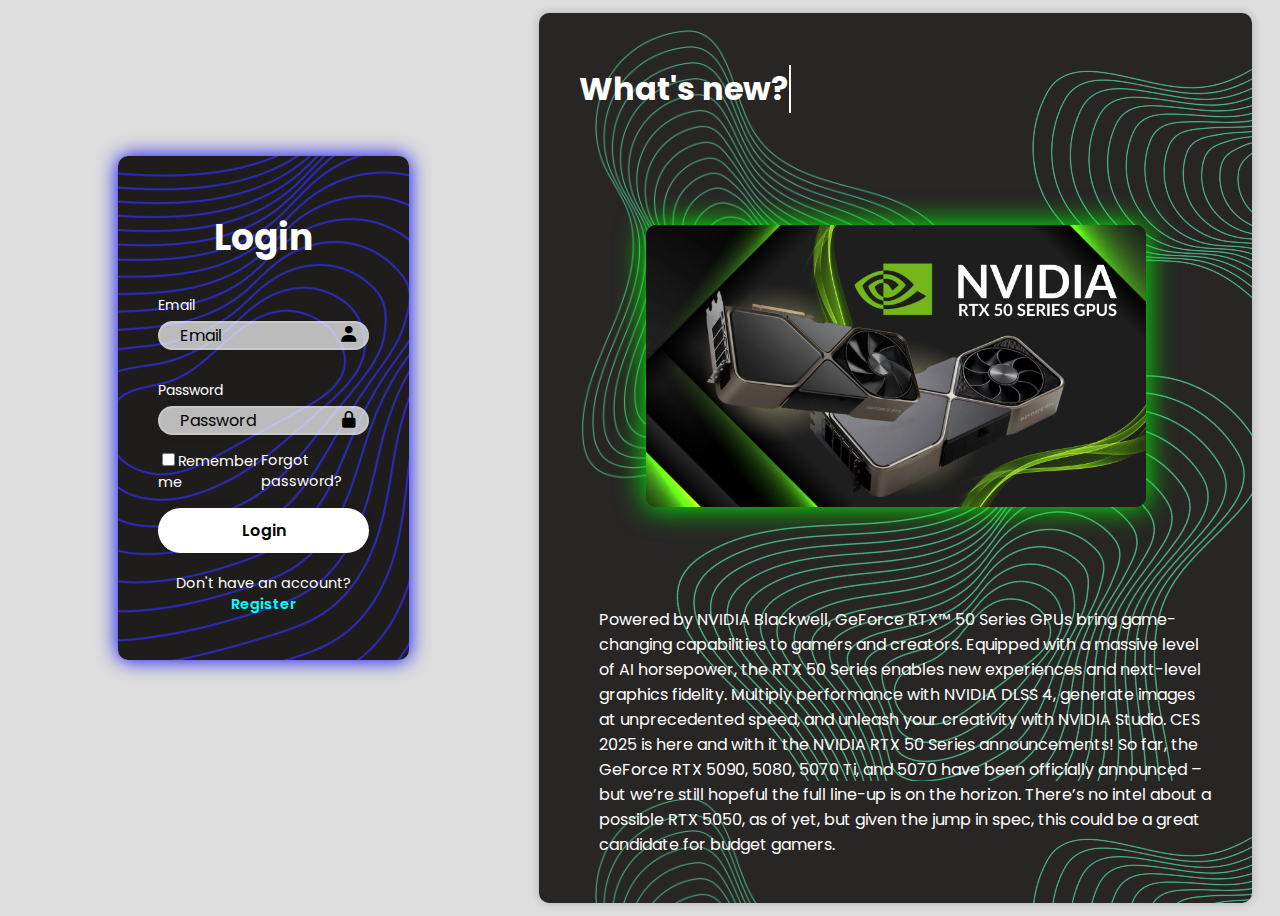
<file: index.html>
<!DOCTYPE html>
<html lang="en">

<head>
    <meta charset="UTF-8">
    <meta http-equiv="X-UA-Compatible" content="IE=edge">
    <meta name="viewport" content="width=device-width, initial-scale=1.0">
    <title>Login</title>
    <link rel="stylesheet" href="loginmj/login.css">
    <link href='https://unpkg.com/boxicons@2.1.4/css/boxicons.min.css' rel='stylesheet'>
    <link rel="icon" type="img/ico" href="/Cpprog3/Images/pcico.ico" />
</head>

<body>
    <div class="wrapper">
        <form id="login-form">
            <h1>Login</h1>
            <div class="input-box">
                <label for="email">Email</label>
                <input id="email" type="email" placeholder="Email" required>
                <i class='bx bxs-user'></i>
            </div>
            <div class="input-box">
                <label for="password">Password</label>
                <input id="password" type="password" placeholder="Password" required>
                <i class='bx bxs-lock-alt'></i>
            </div>
            <div class="remember-forgot">
                <label><input type="checkbox">Remember me</label>
                <a href="loginmj/frgtpw/index.html">Forgot password?</a>
            </div>
            <button type="submit" class="btn">Login</button>
            <div class="register-link">
                <p>Don't have an account? <a href="/loginmj/loadingpage/index.html">Register</a></p>
            </div>
            <div id="error-message"></div>
        </form>
        <button id="show-wrapper2" class="btn">What's New?</button>
    </div>

    <div class="wrapper2" id="wrapper2">
        <h1 class="typing-container">What's new?</h1>
        <div id="kupal" class="wrapper3">
            <div class="image">
                <img src="loginmj/img.png">
                <div class="content">
                    <h1>Game Changer</h1>
                    <p>GeForce RTX50 series</p>
                </div>
            </div>
        </div>
        <p class="hha">Powered by NVIDIA Blackwell, GeForce RTX™ 50 Series GPUs bring game-changing capabilities to gamers and creators. Equipped with a massive level of AI horsepower, the RTX 50 Series enables new experiences and next-level graphics fidelity. Multiply performance with NVIDIA DLSS 4, generate images at unprecedented speed, and unleash your creativity with NVIDIA Studio. CES 2025 is here and with it the NVIDIA RTX 50 Series announcements! So far, the GeForce RTX 5090, 5080, 5070 Ti, and 5070 have been officially announced – but we’re still hopeful the full line-up is on the horizon. There’s no intel about a possible RTX 5050, as of yet, but given the jump in spec, this could be a great candidate for budget gamers.</p>
        <button id="back-to-login" class="btn">X</button>
    </div>
    <script src="loginmj/login.js"></script>
</body>
</html>
</file>
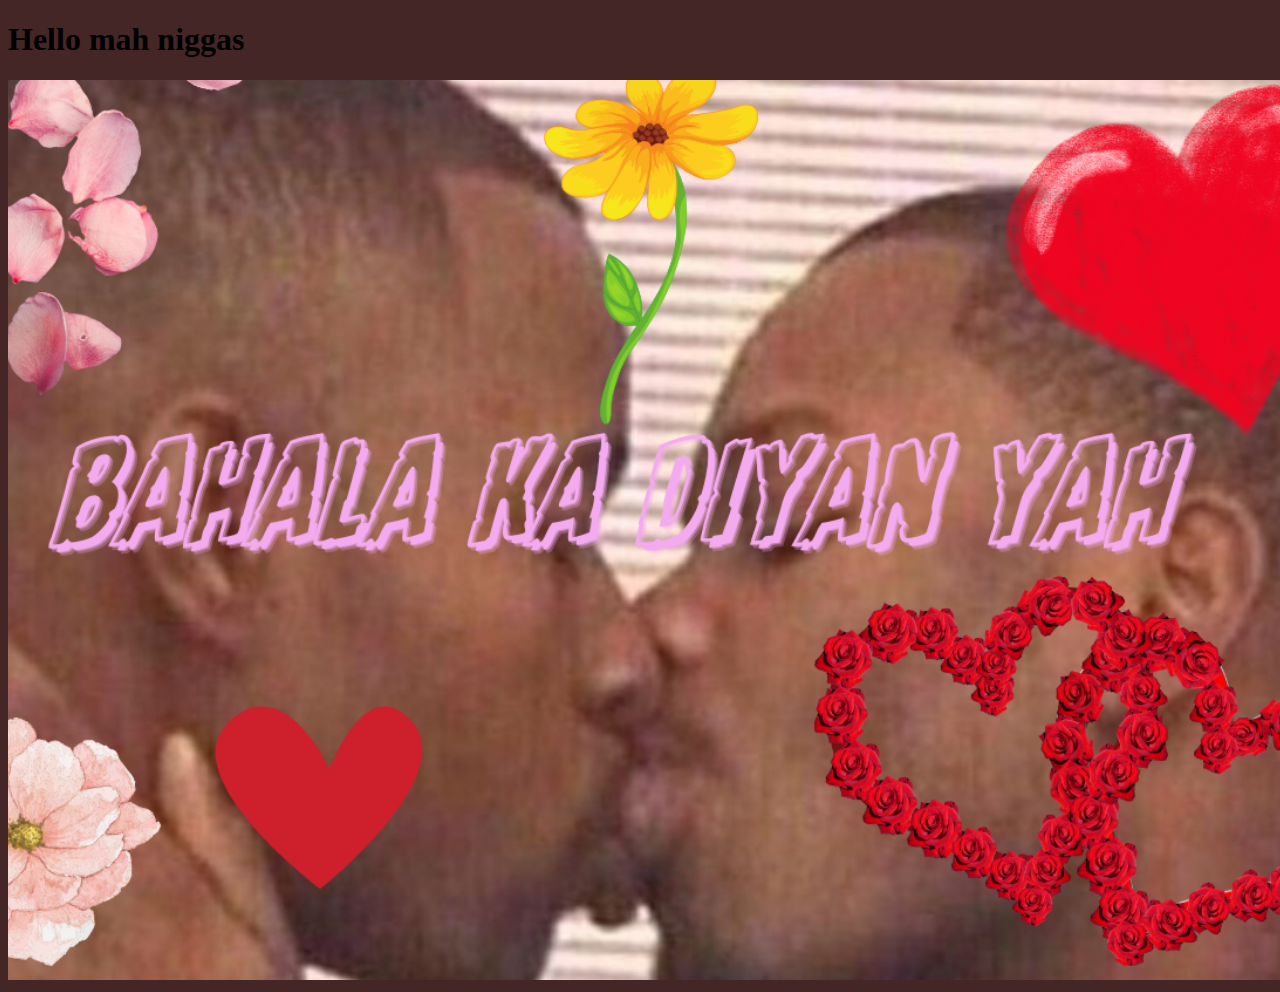
<file: loginmj/frgtpw/index.html>
<!DOCTYPE html>
<html lang="en">
<head>
    <meta charset="UTF-8">
    <meta name="viewport" content="width=device-width, initial-scale=1.0">
    <title>Forgot Password?</title>
    <link rel="stylesheet" href="frgtpw.css">
</head>
<body>
    <h1>Hello mah niggas</h1>
    <img class="classSnaPanget" src="frgtpw.png">
</body>
</html>
</file>
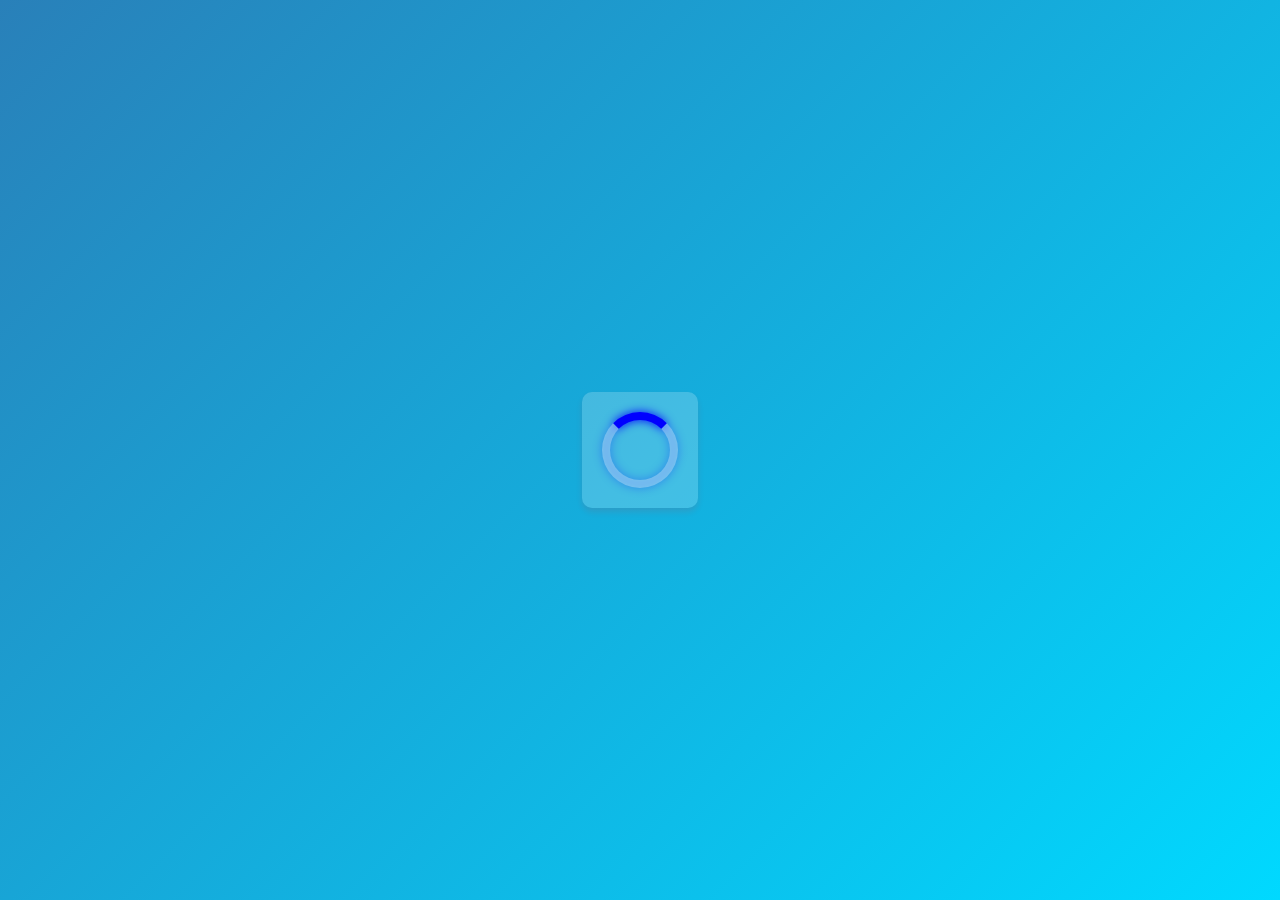
<file: loginmj/loadingpage/index.html>
<!DOCTYPE html>
<html lang="en">
<head>
    <meta charset="UTF-8">
    <meta name="viewport" content="width=device-width, initial-scale=1.0">
    <title>Loading</title>
    <link rel="stylesheet" href="loadlol.css">
    <link rel="icon" href="/loginmarkjay/loadingpage/logo.png" type="image/png">
</head>
<body>
    <div class="loading-container">
        <div class="spinner" id="spinner"></div>
        <button class="ok-button" id="ok-button" style="display: none;" onclick="redirectToPage()">Done</button>
    </div>
    <script defer src="script.js"></script>
</body>
</html>
</file>
<file: loginmj/login.css>
@import url('https://fonts.googleapis.com/css2?family=Poppins:ital,wght@0,100;0,200;0,300;0,400;0,500;0,600;0,700;0,800;0,900&display=swap');
* {
    margin: 2;
    padding: 0;
    box-sizing: border-box;
    font-family: "Poppins", sans-serif;
}

@keyframes typing-animation {
    0%, 30%, 70%, 100% { width: 0; }
    40%, 60% { width: 70%; }
}
@keyframes paraSaRegisterText {
    0% { color: rgb(255, 255, 255); }
    25% { color: rgb(255, 242, 0); }
    50% { color: rgb(255, 255, 255);}
    75% { color: rgb(255, 242, 0);}
    100% { color: rgb(255, 255, 255); }
}

@keyframes shadowChange {
    0% {
        box-shadow: 0 0 20px blue;
    }
    25% {
        box-shadow: 0 0 20px red;
    }
    50% {
        box-shadow: 0 0 30px lime
    }
    75% {
        box-shadow: 0 0 20px rgb(250, 0, 250);
    }
    100% {
        box-shadow: 0 0 20px yellow;
    }
}

body {
    display: flex;
    justify-content: center;
    align-items: center;
    min-height: 100vh;
    background: rgb(221, 221, 221);
    background-size: cover;
    background-position: center;
    box-sizing: border-box;
}

.wrapper {
    width: 420px;
    background: rgba(255, 255, 255, 0.15);
    box-shadow: 0 0 20px blue;
    color: white;
    border-radius: 10px;
    padding: 30px 40px;
    margin-left: 110px;
    margin-right: 100px;
    margin-bottom: 100px;
    background: url(img3.png);
}

.wrapper:hover {
    filter: drop-shadow(0 0 20px blue);
}

.wrapper h1 {
    font-size: 36px;
    text-align: center;
    color: white;
    margin-bottom: 20px;
}

.wrapper .input-box {
    position: relative;
    width: 100%;
    height: px;
    margin: 30px 0;
}


.wrapper .input-box label {
    display: block;
    font-size: 14px;
    color: white;
    margin-bottom: 5px;
}

.input-box input {
    width: 100%;
    height: 100%;
    border: none;
    outline: none;
    border: 2px solid rgba(255, 255, 255, .2);
    border-radius: 40px;
    font-size: 16px;
    color: black;
    padding: 0 20px;
    background: rgba(255, 255, 255, 0.7);
    box-shadow: 0 0 10px rgba(0, 0, 0, 0.1);
}


.wrapper {
    animation: shadowChange 3s infinite;
}

.wrapper:hover {
    animation: shadowChange 3s infinite;
}

.input-box input::placeholder {
    color: black;
}

.input-box i {
    position: absolute;
    right: 10px;
    top: 70%;
    transform: translateY(-50%);
    font-size: 20px;
    color: black;
}

.wrapper .remember-forgot {
    display: flex;
    justify-content: space-between;
    font-size: 14.5px;
    margin: -15px 0 15px;
    color: white;
}

.remember-forgot label input {
    accent-color: white;
    margin-right: 3px;
}

.remember-forgot a {
    color: white;
    text-decoration: none;
}

.remember-forgot a:hover {
    text-decoration: underline;
}

.wrapper .btn {
    width: 100%;
    height: 45px;
    background: white;
    border: none;
    outline: none;
    border-radius: 40px;
    box-shadow: 0 0 10px rgba(0, 0, 0, .1);
    cursor: pointer;
    font-size: 16px;
    color: black;
    font-weight: 600;
    transition: background-color 0.3s ease, color 0.3s ease;
}

.wrapper .btn:hover {
    transform: scale(1.05);
    filter: drop-shadow(0 0 20px blue);
    background-color: blue;
    color: white;
}

.wrapper .register-link {
    font-size: 14.5px;
    text-align: center;
    margin: 20px 0 15px;
    color: white;
}

.register-link p a {
    color: rgb(0, 255, 255);
    text-decoration: none;
    font-weight: 600;
    animation: paraSaRegisterText 5s infinite; 
}

.register-link p a:hover {
    text-decoration: underline;
}

#error-message {
    text-align: center;
    font-size: 14px;
    color: red;
    margin-top: 10px;
}

.wrapper2{
    width: 1100px;
    background: rgba(255, 255, 255, 0.15);
    box-shadow: 0 0 10px rgba(0, 0, 0, .2);
    color: black;
    background: url(img4.png);
    border-radius: 10px;
    padding: 30px 40px;
    margin-left: 30px;
    margin-right: 20px;
    margin-bottom: 0px;
}

.wrapper2:hover {
    filter: drop-shadow(0 0 20px blue);
}

.wrapper2 h1 {
    color:white;
}

.wrapper3 {
    width: 100%;
    height: 50vh;
    display: flex;
    justify-content: center;
    align-items: center;
}



.image {
    width: 500px;
    position: relative;
}

img {
    width: 100%;
    display: block;
    margin: auto;
    border-radius: 10px;
    box-shadow: 0 0 30px rgb(1, 255, 1);
}

.content {
    width: 100%;
    height: 100%;
    top: 0;
    left: 0;
    position: absolute;
    background: rgba (0, 0, 0, 0.6);
    display: flex;
    justify-content: center;
    align-items: center;
    flex-direction: column;
    opacity: 0;
    transition: 0.6s;
}

.content:hover {
    opacity: 1;
}

.content h1 {
    font-size: 35px;
    color: white;
    margin-bottom: 15px;
}

.content p {
    font-size: 19px;
    color: white;
}

.content>* {
    transform: translateY(25px);
    transition: transform 0.6s;
}

.content:hover>* {
    transform: translateY(0px);
}

.hha {
    margin-left: 20px;
    display: flex;
    justify-content: center;
    align-items: center;
    color: white;
}

/* typing animation bruh */
.typing-container {
    display: inline-block;
    border-right: 2px solid;
    white-space: nowrap;
    overflow: hidden;
    animation: typing-animation 6s steps(99) infinite;  /* Adjusted duration and steps */
    font-size: 2em;
    color: #333;
}

/* dito ilalagay yung keyframes animation */
@keyframes typing-animation {
    0%, 30%, 70%, 100% { width: 0; }
    40%, 60% { width: 70%; }
}


/* Responsive na to sa mobile kala niyo ah */

@media (max-width: 748px) {
    .wrapper {
        margin: 0 auto;
        width: 80%;
        padding: 20px;
        display: flex;
        flex-direction: column;
        align-items: center;
        justify-content: center;
        position: absolute;
        top: 50%;
        left: 50%;
        transform: translate(-50%, -50%);
    }

    #wrapper2 {
        display: none;
        width: 90%;
        padding: 15px;
        margin: 0 auto;
    }

    #whats-new-button {
        position: absolute;
        top: 10px;
        right: 10px;
        padding: 10px;
        font-size: 12px;
        font-weight: bold;
        color: #ffffff;
        background-color: yellow;
        border: none;
        border-radius: 5px;
        text-align: center;
        cursor: pointer;
        transition: background-color 0.3s ease, transform 0.3s ease;
        box-shadow: 0 5px 10px rgba(0, 0, 0, 0.2);
    }

    #whats-new-button:hover {
        background-color: yellow;
        transform: translateY(-2px);
    }

    #whats-new-button:active {
        background-color: yellow;
        transform: translateY(2px);
    }
}

#show-wrapper2, #show-back-to-login {
    display: none;
}

@media (max-width: 748px) {
    #show-wrapper2, #show-back-to-login {
        display: inline-block;
    }
}

#back-to-login {
    display: inline-block;
    padding: 10px 10px;
    font-size: 11px;
    font-weight: bold;
    color: #ffffff;
    background-color: #0a74da;
    border: none;
    border-radius: 15px;
    text-align: center;
    cursor: pointer;
    transition: background-color 0.3s ease, transform 0.3s ease;
    box-shadow: 0 5px 10px rgba(0, 0, 0, 0.2);
}

#back-to-Login i {
    font-size: 2px;
}

#back-to-login:hover {
    background-color: #005bb5;
    transform: translateY(-2px);
}

#back-to-login:active {
    background-color: #00458a;
    transform: translateY(2px);
}

/* para sa back2login labas on desktop duh*/
/* Hide the button on larger screens */
#back-to-login {
    display: none;
}

/* Show the button on smaller screens */
@media (max-width: 748px) {
    #back-to-login {
        display: inline-block; 
    }

    .wrapper {
        margin: 0 auto;
        width: 80%;
        padding: 20px;
        display: flex;
        flex-direction: column;
        align-items: center;
        justify-content: center;
        position: absolute;
        top: 50%;
        left: 50%;
        transform: translate(-50%, -50%);
    }

    #wrapper2 {
        display: none;
        width: 90%;
        padding: 15px;
        margin: 0 auto;
    }

    #whats-new-button {
        position: fixed;
        top: 10px;
        right: 10px;
        padding: 10px;
        font-size: 1px;
        font-weight: bold;
        color: #ffffff;
        background-color: yellow;
        border: none;
        border-radius: 5px;
        text-align: center;
        cursor: pointer;
        transition: background-color 0.3s ease, transform 0.3s ease;
        box-shadow: 0 5px 10px rgba(0, 0, 0, 0.2);
    }

    #whats-new-button:hover {
        background-color: yellow;
        transform: translateY(-2px);
    }

    #whats-new-button:active {
        background-color: yellow;
        transform: translateY(2px);
    }

    #show-wrapper2, #show-back-to-login {
        display: inline-block;
    }
    
    #back-to-login:hover {
        background-color: #005bb5;
        transform: translateY(-2px);
    }

    #back-to-login:active {
        background-color: #00458a;
        transform: translateY(2px);
    }
}
</file>
<file: loginmj/frgtpw/frgtpw.css>
body {
    background-color: rgb(69, 38, 38);
}

.classSnaPanget {
    width: 100vw;
    height: 100vh;
    object-fit: cover;
}

@media (max-width: 768px) {
    .classSnaPanget {
        width: 100%;
        height: auto;
        object-fit: contain;
    }
    body {
        margin-top: 200px;
    }
}
</file>
<file: loginmj/loadingpage/loadlol.css>
body {
    font-family: Arial, sans-serif;
    display: flex;
    justify-content: center;
    align-items: center;
    height: 100vh;
    margin: 0;
    background: linear-gradient(135deg, #2980b9, #00d9ff);
    color: #fff;
}

@keyframes spin {
    0% {
        transform: rotate(0deg);
    }
    100% {
        transform: rotate(360deg);
    }
}


@keyframes spin {
    0% { transform: rotate(0deg); }
    100% { transform: rotate(360deg); }
}

.loading-container {
    text-align: center;
    background-color: rgba(255, 255, 255, 0.2);
    padding: 20px;
    border-radius: 10px;
    box-shadow: 0 4px 6px rgba(255, 0, 0, 0.1);
}

.spinner {
    border: 8px solid rgba(255, 255, 255, 0.3);
    border-radius: 50%;
    border-top: 8px solid blue;
    width: 60px;
    height: 60px;
    animation: spin 1s linear infinite;
    filter: drop-shadow(0 0 5px blue);
}

@keyframes spin {
    0% {
        transform: rotate(0deg);
    }
    100% {
        transform: rotate(360deg);
    }
}


@keyframes spin {
    0% { transform: rotate(0deg); }
    100% { transform: rotate(360deg); }
}

.ok-button {
    display: inline-block;
    margin-top: 20px;
    padding: 10px 80px;
    font-size: 16px;
    background-color: rgba(255, 255, 255, 0.3);
    color: #fff;
    border: 2px solid rgba(255, 255, 255, 0.5);
    border-radius: 5px;
    cursor: pointer;
    transition: background-color 0.3s, border-color 0.3s;
}

.ok-button:hover {
    background-color: rgba(0, 0, 255, 0.5);
    border-color: blue;
    filter: drop-shadow(0 0 80px blue);
}
</file>
